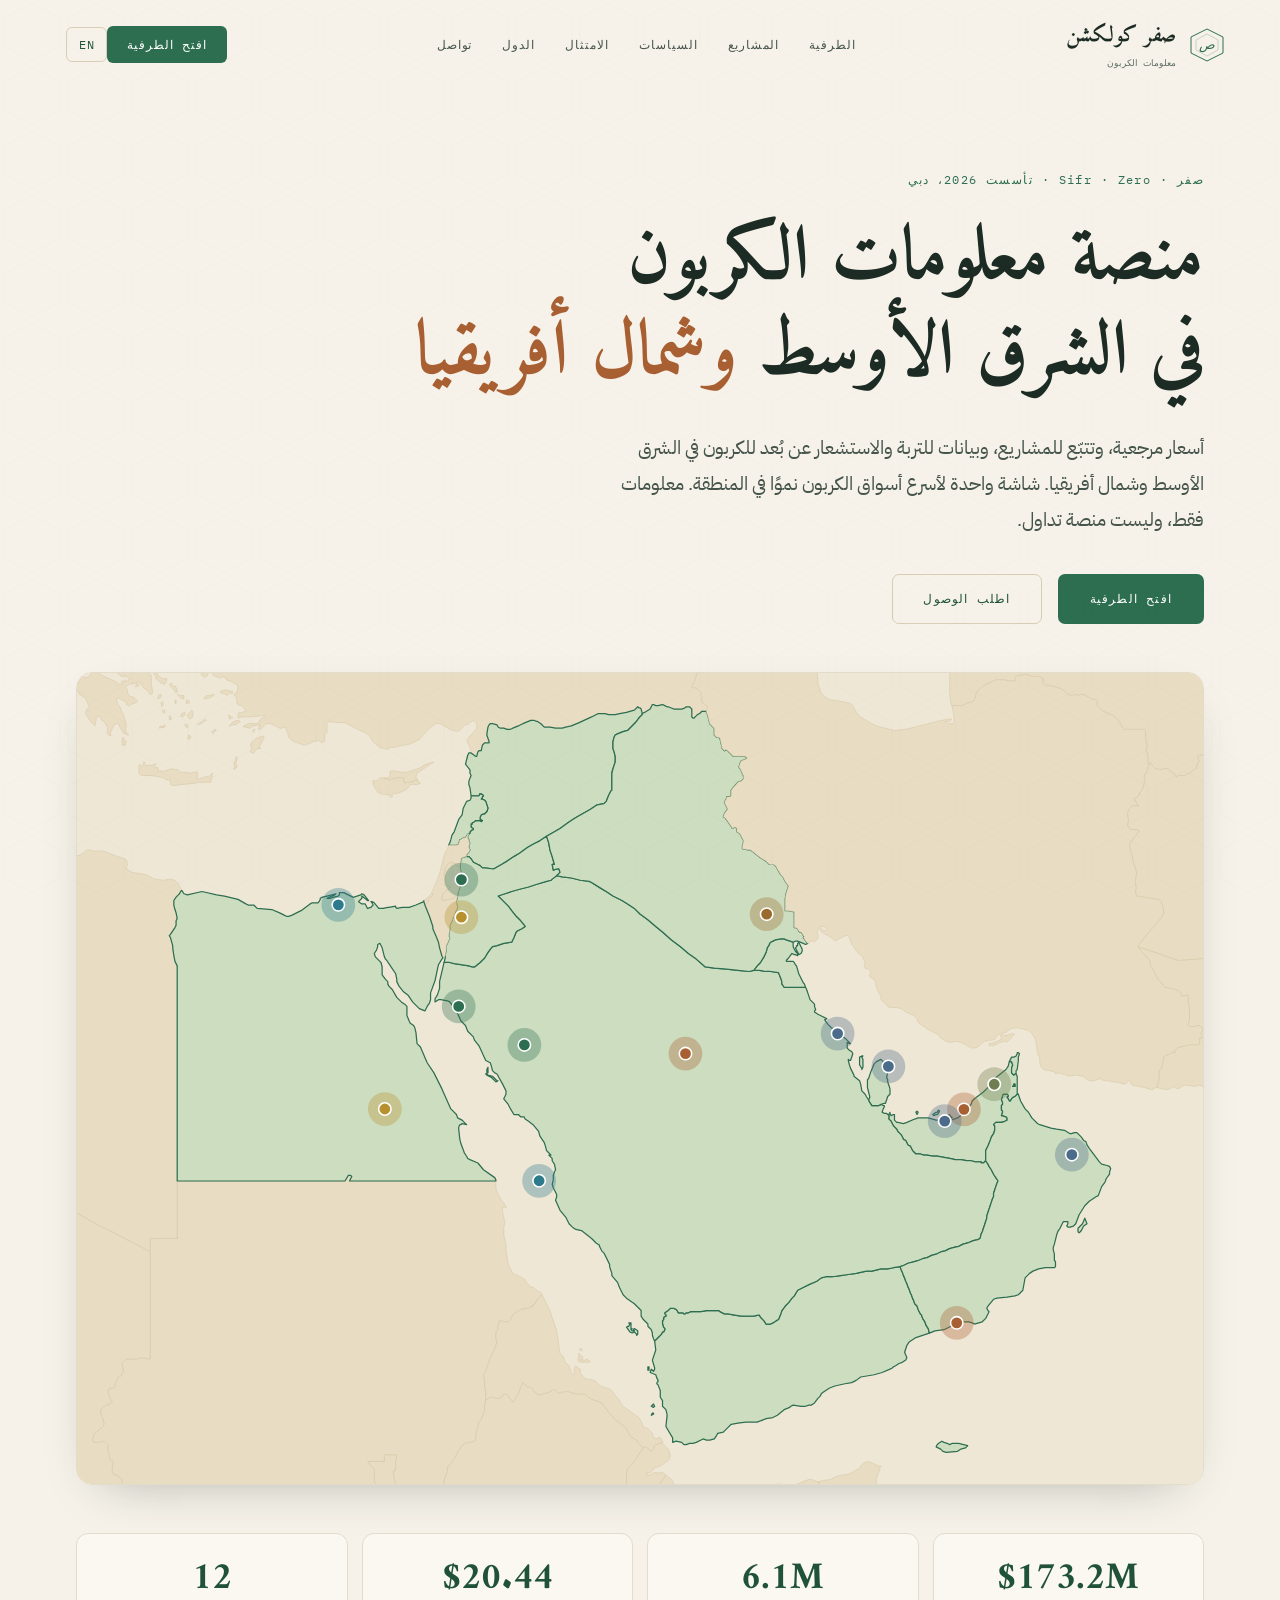
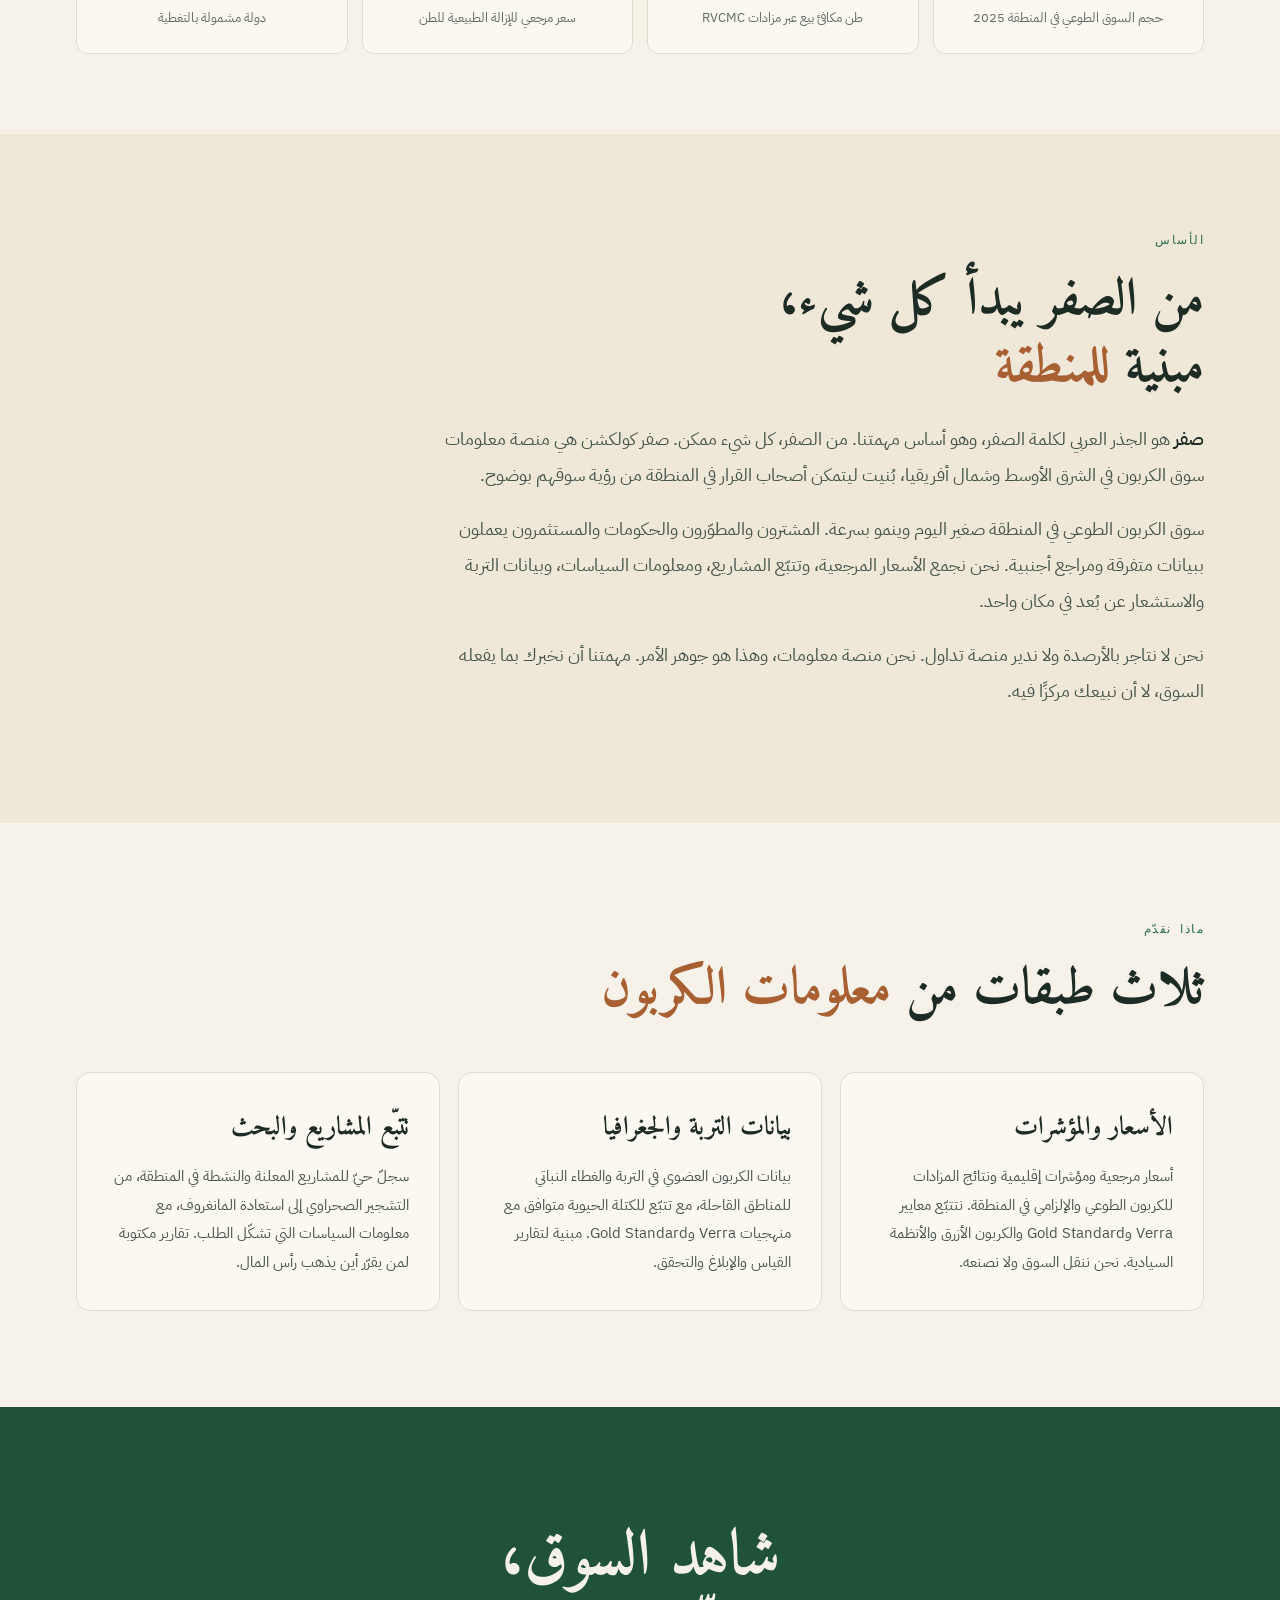
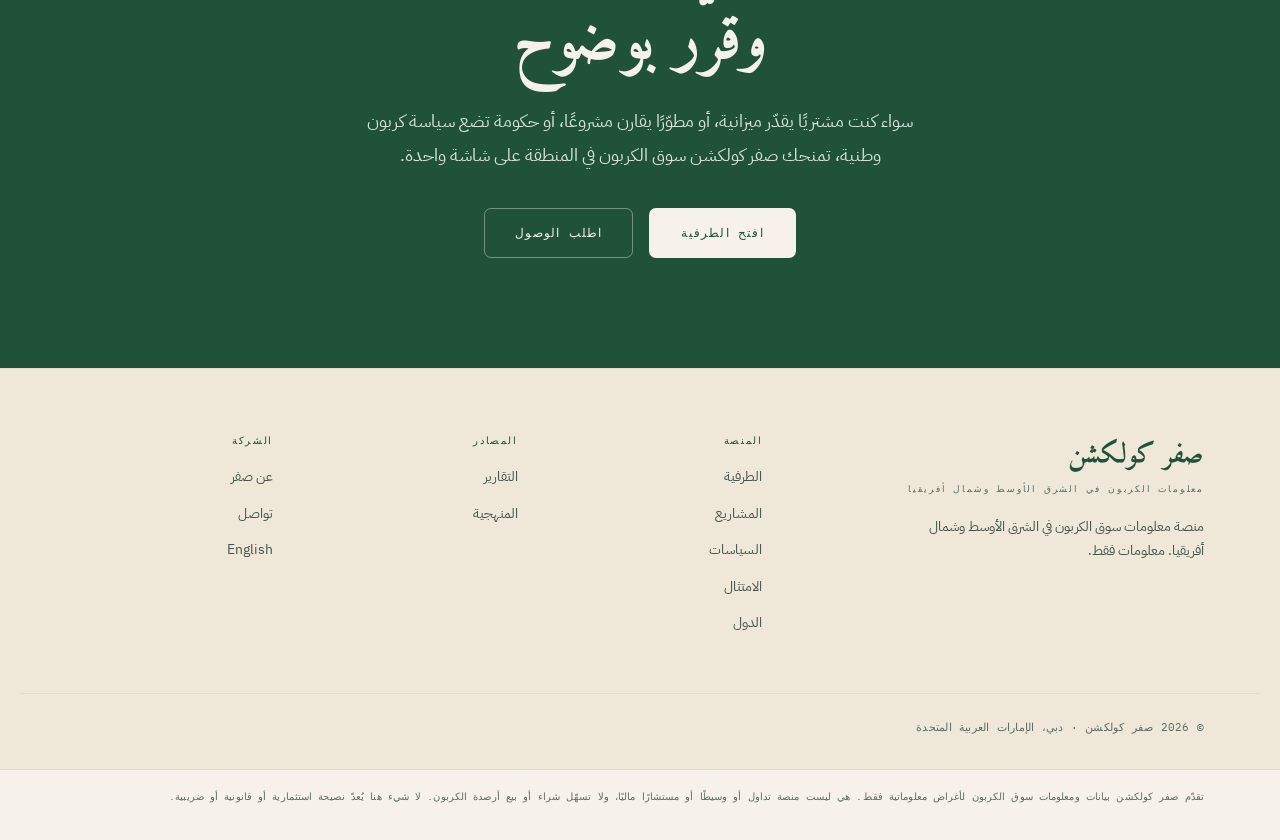
<file: index-ar.html>
<!DOCTYPE html>
<html lang="ar" dir="rtl">
<head>
<meta charset="UTF-8">
<meta name="viewport" content="width=device-width, initial-scale=1.0">
<title>صفر كولكشن | معلومات سوق الكربون في الشرق الأوسط وشمال أفريقيا</title>
<meta name="description" content="صفر كولكشن منصة معلومات سوق الكربون في الشرق الأوسط وشمال أفريقيا. أسعار مرجعية، وتتبّع للمشاريع، وبيانات للتربة والاستشعار عن بُعد. معلومات فقط، وليست منصة تداول.">
<link rel="canonical" href="https://sifrcollection.com/ar">
<link rel="alternate" hreflang="ar" href="https://sifrcollection.com/ar">
<link rel="alternate" hreflang="en" href="https://sifrcollection.com/">
<meta name="robots" content="index, follow">
<link rel="icon" type="image/svg+xml" href="favicon.svg">
<meta property="og:type" content="website">
<meta property="og:site_name" content="Sifr Collection">
<meta property="og:title" content="صفر كولكشن | معلومات سوق الكربون في الشرق الأوسط وشمال أفريقيا">
<meta property="og:description" content="منصة معلومات سوق الكربون في الشرق الأوسط وشمال أفريقيا. معلومات فقط.">
<meta property="og:url" content="https://sifrcollection.com/ar">
<meta property="og:image" content="https://sifrcollection.com/og-image.png">
<meta name="twitter:card" content="summary_large_image">
<link href="https://fonts.googleapis.com/css2?family=Amiri:ital,wght@0,400;0,700;1,400&family=IBM+Plex+Sans+Arabic:wght@300;400;500;600&family=IBM+Plex+Mono:wght@400;500&display=swap" rel="stylesheet">
<link rel="stylesheet" href="shared.css">
<style>
:root { --serif:'Amiri', Georgia, serif; --sans:'IBM Plex Sans Arabic', sans-serif; }
body { font-size:16px; }
.nav-logo-en { letter-spacing:0; }
.langtoggle { font-family:var(--mono); font-size:12px; letter-spacing:0.06em; color:var(--green-deep); text-decoration:none; border:1px solid var(--line-strong); border-radius:6px; padding:7px 12px; margin-left:10px; }
.langtoggle:hover { border-color:var(--green); color:var(--green); }
.ar-hero { padding:170px 0 80px; }
.ar-hero .eyebrow { font-family:var(--mono); font-size:12px; letter-spacing:0.12em; color:var(--green); margin-bottom:22px; }
.ar-hero h1 { font-family:var(--serif); font-size:clamp(40px,6vw,76px); font-weight:700; line-height:1.25; color:var(--text); }
.ar-hero h1 em { font-style:normal; color:var(--clay); }
.ar-hero p { font-size:19px; line-height:1.9; color:var(--sand-dim); max-width:620px; margin-top:28px; }
.ar-actions { margin-top:36px; display:flex; gap:16px; flex-wrap:wrap; }
.ar-hero-map { margin-top:48px; border:1px solid var(--line); border-radius:16px; overflow:hidden; box-shadow:0 18px 50px -28px rgba(28,43,36,0.4); }
.ar-hero-map img { width:100%; display:block; }
.ar-stats { display:grid; grid-template-columns:repeat(4,1fr); gap:14px; margin-top:48px; }
.ar-stat { background:var(--surface); border:1px solid var(--line); border-radius:12px; padding:26px 24px; text-align:center; }
.ar-stat .n { font-family:var(--serif); font-size:38px; font-weight:700; color:var(--green-deep); line-height:1; }
.ar-stat .l { font-size:13px; color:var(--mist); margin-top:10px; line-height:1.5; }
.ar-sec { padding:96px 0; }
.ar-sec.alt { background:var(--alt); }
.ar-label { font-family:var(--mono); font-size:12px; letter-spacing:0.12em; color:var(--green); margin-bottom:18px; }
.ar-title { font-family:var(--serif); font-size:clamp(32px,4.4vw,52px); font-weight:700; line-height:1.3; color:var(--text); margin-bottom:18px; }
.ar-title em { font-style:normal; color:var(--clay); }
.ar-text p { font-size:18px; line-height:2; color:var(--sand-dim); margin-bottom:18px; max-width:760px; }
.ar-text strong { color:var(--text); font-weight:600; }
.ar-svc { display:grid; grid-template-columns:repeat(3,1fr); gap:18px; margin-top:48px; }
.ar-card { background:var(--surface); border:1px solid var(--line); border-radius:14px; padding:34px 30px; }
.ar-card .ct { font-family:var(--serif); font-size:26px; font-weight:700; color:var(--text); margin-bottom:12px; }
.ar-card p { font-size:15px; line-height:1.9; color:var(--sand-dim); }
.ar-cta { padding:110px 0; text-align:center; background:var(--green-deep); color:#f6f2e9; }
.ar-cta h2 { font-family:var(--serif); font-size:clamp(34px,5vw,64px); font-weight:700; line-height:1.3; margin-bottom:20px; }
.ar-cta p { font-size:18px; color:#d6e2da; max-width:560px; margin:0 auto 36px; line-height:1.9; }
.ar-cta .btn-primary { background:#f6f2e9; color:var(--green-deep); }
.ar-cta .btn-secondary { border-color:rgba(246,242,233,0.4); color:#f6f2e9; }
@media(max-width:900px){ .ar-stats{grid-template-columns:1fr 1fr;} .ar-svc{grid-template-columns:1fr;} }
</style>
</head>
<body>
<div class="geo-pattern"></div>

<nav id="mainNav" class="scrolled">
  <a class="nav-logo" href="index-ar.html">
    <svg width="34" height="34" viewBox="0 0 34 34" fill="none">
      <polygon points="17,1 33,9 33,25 17,33 1,25 1,9" fill="none" stroke="#2e6e50" stroke-width="1"/>
      <polygon points="17,6 28,12 28,22 17,28 6,22 6,12" fill="none" stroke="rgba(46,110,80,0.4)" stroke-width="0.6"/>
      <text x="17" y="21" text-anchor="middle" font-family="Georgia" font-size="13" fill="#2e6e50" font-style="italic">ص</text>
    </svg>
    <div><div class="nav-logo-ar">صفر كولكشن</div><div class="nav-logo-en">معلومات الكربون</div></div>
  </a>
  <ul class="nav-links">
    <li><a href="dashboard.html">الطرفية</a></li>
    <li><a href="projects.html">المشاريع</a></li>
    <li><a href="policy.html">السياسات</a></li><li><a href="compliance.html">الامتثال</a></li>
    <li><a href="countries.html">الدول</a></li>
    <li><a href="index.html#contact">تواصل</a></li>
  </ul>
  <div style="display:flex;align-items:center">
    <a href="dashboard.html" class="nav-cta">افتح الطرفية</a>
    <a href="index.html" class="langtoggle">EN</a>
  </div>
</nav>

<section class="ar-hero">
  <div class="section-inner">
    <div class="eyebrow">صفر · Sifr · Zero · تأسست 2026، دبي</div>
    <h1>منصة معلومات الكربون<br>في الشرق الأوسط <em>وشمال أفريقيا</em></h1>
    <p>أسعار مرجعية، وتتبّع للمشاريع، وبيانات للتربة والاستشعار عن بُعد للكربون في الشرق الأوسط وشمال أفريقيا. شاشة واحدة لأسرع أسواق الكربون نموًا في المنطقة. معلومات فقط، وليست منصة تداول.</p>
    <div class="ar-actions">
      <a href="dashboard.html" class="btn-primary">افتح الطرفية</a>
      <a href="index.html#contact" class="btn-secondary">اطلب الوصول</a>
    </div>
    <div class="ar-hero-map"><img src="mena-map.svg" alt="خريطة مشاريع الكربون في المنطقة" loading="lazy"></div>
    <div class="ar-stats">
      <div class="ar-stat"><div class="n">$173.2M</div><div class="l">حجم السوق الطوعي في المنطقة 2025</div></div>
      <div class="ar-stat"><div class="n">6.1M</div><div class="l">طن مكافئ بيع عبر مزادات RVCMC</div></div>
      <div class="ar-stat"><div class="n">$20.44</div><div class="l">سعر مرجعي للإزالة الطبيعية للطن</div></div>
      <div class="ar-stat"><div class="n">12</div><div class="l">دولة مشمولة بالتغطية</div></div>
    </div>
  </div>
</section>

<section class="ar-sec alt">
  <div class="section-inner">
    <div class="ar-label">الأساس</div>
    <h2 class="ar-title">من الصفر يبدأ كل شيء،<br>مبنية <em>للمنطقة</em></h2>
    <div class="ar-text">
      <p><strong>صفر</strong> هو الجذر العربي لكلمة الصفر، وهو أساس مهمتنا. من الصفر، كل شيء ممكن. صفر كولكشن هي منصة معلومات سوق الكربون في الشرق الأوسط وشمال أفريقيا، بُنيت ليتمكن أصحاب القرار في المنطقة من رؤية سوقهم بوضوح.</p>
      <p>سوق الكربون الطوعي في المنطقة صغير اليوم وينمو بسرعة. المشترون والمطوّرون والحكومات والمستثمرون يعملون ببيانات متفرقة ومراجع أجنبية. نحن نجمع الأسعار المرجعية، وتتبّع المشاريع، ومعلومات السياسات، وبيانات التربة والاستشعار عن بُعد في مكان واحد.</p>
      <p>نحن لا نتاجر بالأرصدة ولا ندير منصة تداول. نحن منصة معلومات، وهذا هو جوهر الأمر. مهمتنا أن نخبرك بما يفعله السوق، لا أن نبيعك مركزًا فيه.</p>
    </div>
  </div>
</section>

<section class="ar-sec">
  <div class="section-inner">
    <div class="ar-label">ماذا نقدّم</div>
    <h2 class="ar-title">ثلاث طبقات من <em>معلومات الكربون</em></h2>
    <div class="ar-svc">
      <div class="ar-card"><div class="ct">الأسعار والمؤشرات</div><p>أسعار مرجعية ومؤشرات إقليمية ونتائج المزادات للكربون الطوعي والإلزامي في المنطقة. نتتبّع معايير Verra وGold Standard والكربون الأزرق والأنظمة السيادية. نحن ننقل السوق ولا نصنعه.</p></div>
      <div class="ar-card"><div class="ct">بيانات التربة والجغرافيا</div><p>بيانات الكربون العضوي في التربة والغطاء النباتي للمناطق القاحلة، مع تتبّع للكتلة الحيوية متوافق مع منهجيات Verra وGold Standard. مبنية لتقارير القياس والإبلاغ والتحقق.</p></div>
      <div class="ar-card"><div class="ct">تتبّع المشاريع والبحث</div><p>سجلّ حيّ للمشاريع المعلنة والنشطة في المنطقة، من التشجير الصحراوي إلى استعادة المانغروف، مع معلومات السياسات التي تشكّل الطلب. تقارير مكتوبة لمن يقرّر أين يذهب رأس المال.</p></div>
    </div>
  </div>
</section>

<section class="ar-cta">
  <div class="section-inner">
    <h2>شاهد السوق،<br>وقرّر <em>بوضوح</em></h2>
    <p>سواء كنت مشتريًا يقدّر ميزانية، أو مطوّرًا يقارن مشروعًا، أو حكومة تضع سياسة كربون وطنية، تمنحك صفر كولكشن سوق الكربون في المنطقة على شاشة واحدة.</p>
    <div style="display:flex;gap:16px;justify-content:center;flex-wrap:wrap">
      <a href="dashboard.html" class="btn-primary">افتح الطرفية</a>
      <a href="index.html#contact" class="btn-secondary">اطلب الوصول</a>
    </div>
  </div>
</section>

<footer>
  <div class="footer-grid">
    <div>
      <div class="footer-logo-text">صفر كولكشن</div>
      <div class="footer-tagline">معلومات الكربون في الشرق الأوسط وشمال أفريقيا</div>
      <p class="footer-desc">منصة معلومات سوق الكربون في الشرق الأوسط وشمال أفريقيا. معلومات فقط.</p>
    </div>
    <div><div class="footer-col-title">المنصة</div><ul class="footer-links">
      <li><a href="dashboard.html">الطرفية</a></li><li><a href="projects.html">المشاريع</a></li>
      <li><a href="policy.html">السياسات</a></li><li><a href="compliance.html">الامتثال</a></li><li><a href="countries.html">الدول</a></li>
    </ul></div>
    <div><div class="footer-col-title">المصادر</div><ul class="footer-links">
      <li><a href="research.html">التقارير</a></li><li><a href="methodology.html">المنهجية</a></li>
    </ul></div>
    <div><div class="footer-col-title">الشركة</div><ul class="footer-links">
      <li><a href="about.html">عن صفر</a></li><li><a href="index.html#contact">تواصل</a></li>
      <li><a href="index.html">English</a></li>
    </ul></div>
  </div>
  <div class="footer-bottom"><div class="footer-copy">© 2026 صفر كولكشن · دبي، الإمارات العربية المتحدة</div></div>
</footer>
<div class="disclaimer-strip"><div class="disclaimer-inner">تقدّم صفر كولكشن بيانات ومعلومات سوق الكربون لأغراض معلوماتية فقط. هي ليست منصة تداول أو وسيطًا أو مستشارًا ماليًا، ولا تسهّل شراء أو بيع أرصدة الكربون. لا شيء هنا يُعدّ نصيحة استثمارية أو قانونية أو ضريبية.</div></div>

<script>
const nav=document.getElementById('mainNav'); addEventListener('scroll',()=>nav.classList.toggle('scrolled',scrollY>40),{passive:true});
</script>
</body>
</html>
</file>
<file: shared.css>
/* ── SIFR COLLECTION — SHARED STYLES (Light / Airy system) ── */
@import url('https://fonts.googleapis.com/css2?family=Cormorant+Garamond:ital,wght@0,400;0,500;0,600;1,400;1,500&family=Instrument+Sans:wght@400;500;600&family=IBM+Plex+Mono:wght@400;500&display=swap');

:root {
  /* Surfaces */
  --paper: #f6f2e9;        /* page background (warm ivory) */
  --surface: #fbf8f1;      /* cards / panels */
  --alt: #efe7d7;          /* alternating section bands */
  /* Legacy aliases kept so existing component CSS still resolves */
  --ink: #f6f2e9;          /* was dark bg; now = paper */
  --midnight: #efe7d7;     /* was dark section; now = alt band */
  --stone: #ece4d3;
  --slate: #d8cdb5;        /* now a light border tone */

  /* Text */
  --text: #1c2b24;         /* primary ink */
  --sand: #1c2b24;         /* legacy: primary text */
  --sand-dim: #46554c;     /* legacy: secondary body text */
  --mist: #5e6d64;         /* legacy: muted captions */

  /* Accents */
  --green: #2e6e50;
  --green-deep: #1f5238;
  --verdigris: #2e6e50;        /* legacy alias */
  --verdigris-bright: #2e6e50; /* legacy alias */
  --clay: #a85f32;
  --copper: #a85f32;
  --gold: #9a7b3e;
  --up: #2e6e50;
  --dn: #a8472e;

  /* Lines */
  --line: #e4dcca;
  --line-strong: #d8cdb5;

  --serif: 'Cormorant Garamond', Georgia, serif;
  --sans: 'Instrument Sans', system-ui, sans-serif;
  --mono: 'IBM Plex Mono', monospace;
}

*, *::before, *::after { margin:0; padding:0; box-sizing:border-box; }
html { scroll-behavior: smooth; }
body { background: var(--paper); color: var(--text); font-family: var(--sans); font-size: 17px; line-height: 1.65; overflow-x: hidden; -webkit-font-smoothing: antialiased; }

@media (prefers-reduced-motion: reduce) {
  *, *::before, *::after { animation-duration:0.001ms !important; animation-iteration-count:1 !important; transition-duration:0.001ms !important; scroll-behavior:auto !important; }
  .reveal { opacity:1 !important; transform:none !important; }
}
:focus-visible { outline: 2px solid var(--green); outline-offset: 3px; }

/* Decorative geo texture: very subtle on light */
.geo-pattern { position:fixed; inset:0; opacity:0.025; pointer-events:none; z-index:0; background-image:url("data:image/svg+xml,%3Csvg width='64' height='64' viewBox='0 0 64 64' xmlns='http://www.w3.org/2000/svg'%3E%3Cg fill='none' stroke='%231c2b24' stroke-width='0.5'%3E%3Cpolygon points='32,3 60,18 60,46 32,61 4,46 4,18'/%3E%3C/g%3E%3C/svg%3E"); }

/* ── NAV ── */
nav { position:fixed; top:0; left:0; right:0; z-index:100; display:flex; align-items:center; justify-content:space-between; padding:18px 56px; transition:background 0.3s, padding 0.3s, box-shadow 0.3s; }
nav.scrolled { background:rgba(246,242,233,0.9); backdrop-filter:blur(14px); padding:12px 56px; border-bottom:1px solid var(--line); }
.nav-logo { display:flex; align-items:center; gap:14px; text-decoration:none; }
.nav-logo-ar { font-family:var(--serif); font-size:22px; font-weight:600; color:var(--text); letter-spacing:0.01em; }
.nav-logo-en { font-family:var(--mono); font-size:9px; letter-spacing:0.22em; color:var(--mist); text-transform:uppercase; margin-top:2px; }
.nav-links { display:flex; gap:30px; list-style:none; }
.nav-links a { font-family:var(--mono); font-size:12px; letter-spacing:0.08em; color:var(--sand-dim); text-decoration:none; transition:color 0.2s; position:relative; }
.nav-links a::after { content:''; position:absolute; bottom:-4px; left:0; right:100%; height:1.5px; background:var(--green); transition:right 0.3s ease; }
.nav-links a:hover { color:var(--green-deep); }
.nav-links a:hover::after, .nav-links a.active::after { right:0; }
.nav-links a.active { color:var(--green-deep); }
.nav-cta { font-family:var(--mono); font-size:12px; letter-spacing:0.08em; color:#fff; background:var(--green); text-decoration:none; padding:9px 20px; border-radius:6px; transition:background 0.2s; }
.nav-cta:hover { background:var(--green-deep); }

/* ── SECTIONS ── */
.section-inner { max-width:1240px; margin:0 auto; padding:0 56px; }
.section-label { font-family:var(--mono); font-size:11px; letter-spacing:0.22em; text-transform:uppercase; color:var(--green); display:flex; align-items:center; gap:12px; margin-bottom:22px; font-weight:500; }
.section-label::before { content:''; display:block; width:28px; height:2px; background:var(--green); }
.section-title { font-family:var(--serif); font-size:clamp(34px,4.2vw,58px); font-weight:500; line-height:1.05; letter-spacing:-0.005em; color:var(--text); }
.section-title em { font-style:italic; color:var(--clay); }

/* ── BUTTONS ── */
.btn-primary { font-family:var(--mono); font-size:12px; letter-spacing:0.1em; text-transform:uppercase; color:#fff; background:var(--green); border:none; padding:15px 32px; border-radius:7px; cursor:pointer; transition:background 0.25s, transform 0.15s; text-decoration:none; display:inline-block; font-weight:500; }
.btn-primary:hover { background:var(--green-deep); transform:translateY(-1px); }
.btn-secondary { font-family:var(--mono); font-size:12px; letter-spacing:0.1em; text-transform:uppercase; color:var(--green-deep); background:transparent; border:1.5px solid var(--line-strong); padding:14px 30px; border-radius:7px; cursor:pointer; transition:all 0.25s; text-decoration:none; display:inline-block; font-weight:500; }
.btn-secondary:hover { border-color:var(--green); background:rgba(46,110,80,0.05); }

/* ── REVEAL ── */
.reveal { opacity:0; transform:translateY(24px); transition:opacity 0.7s ease, transform 0.7s ease; }
.reveal.visible { opacity:1; transform:translateY(0); }
.reveal-delay-1 { transition-delay:0.08s; }
.reveal-delay-2 { transition-delay:0.16s; }
.reveal-delay-3 { transition-delay:0.24s; }
.reveal-delay-4 { transition-delay:0.32s; }

/* ── FOOTER ── */
footer { background:var(--alt); border-top:1px solid var(--line); padding:64px 0 32px; }
.footer-grid { max-width:1240px; margin:0 auto; padding:0 56px; display:grid; grid-template-columns:2fr 1fr 1fr 1fr; gap:48px; margin-bottom:48px; }
.footer-logo-text { font-family:var(--serif); font-size:28px; font-weight:600; color:var(--green-deep); margin-bottom:3px; }
.footer-tagline { font-family:var(--mono); font-size:9px; letter-spacing:0.2em; color:var(--mist); text-transform:uppercase; margin-bottom:18px; }
.footer-desc { font-size:14px; color:var(--sand-dim); line-height:1.7; max-width:300px; }
.footer-col-title { font-family:var(--mono); font-size:10px; letter-spacing:0.16em; color:var(--green-deep); text-transform:uppercase; margin-bottom:14px; font-weight:500; }
.footer-links { list-style:none; }
.footer-links li { margin-bottom:10px; }
.footer-links a { font-size:14px; color:var(--sand-dim); text-decoration:none; transition:color 0.2s; }
.footer-links a:hover { color:var(--green-deep); }
.footer-bottom { max-width:1240px; margin:0 auto; padding:24px 56px 0; border-top:1px solid var(--line); display:flex; justify-content:space-between; align-items:center; gap:16px; }
.footer-copy { font-family:var(--mono); font-size:11px; color:var(--mist); letter-spacing:0.02em; }
.footer-cert { display:flex; gap:10px; align-items:center; flex-wrap:wrap; }
.cert-badge { font-family:var(--mono); font-size:9px; letter-spacing:0.08em; color:var(--green-deep); border:1px solid var(--line-strong); padding:4px 9px; border-radius:4px; text-transform:uppercase; background:var(--surface); }

/* ── Legal / disclaimer ── */
.disclaimer-strip { background:var(--paper); border-top:1px solid var(--line); }
.disclaimer-inner { max-width:1240px; margin:0 auto; padding:18px 56px; font-family:var(--mono); font-size:10px; line-height:1.7; letter-spacing:0.01em; color:var(--mist); }
.source-note { font-family:var(--mono); font-size:11px; letter-spacing:0.02em; color:var(--mist); }

/* ── Scrollbar ── */
::-webkit-scrollbar { width:10px; }
::-webkit-scrollbar-track { background:var(--alt); }
::-webkit-scrollbar-thumb { background:var(--line-strong); border-radius:5px; }
::-webkit-scrollbar-thumb:hover { background:var(--mist); }

/* ── Shared page components (policy, countries, research) ── */
.page-hero2 { padding:150px 0 56px; background:var(--alt); border-bottom:1px solid var(--line); }
.page-hero2 .eyebrow { font-family:var(--mono); font-size:11px; letter-spacing:0.2em; color:var(--green); text-transform:uppercase; margin-bottom:18px; display:flex; align-items:center; gap:12px; font-weight:500; }
.page-hero2 .eyebrow::before { content:''; display:block; width:28px; height:2px; background:var(--green); }
.page-hero2 h1 { font-family:var(--serif); font-size:clamp(40px,5.2vw,68px); font-weight:500; line-height:1.02; color:var(--text); margin-bottom:18px; }
.page-hero2 h1 em { font-style:italic; color:var(--clay); }
.page-hero2 p { font-size:17px; color:var(--sand-dim); max-width:600px; line-height:1.7; }
.page-body { padding:64px 0 96px; }
.sifr-grid { display:grid; grid-template-columns:repeat(3,1fr); gap:18px; }
.sifr-card { background:var(--surface); border:1px solid var(--line); border-radius:14px; padding:28px 26px; cursor:pointer; transition:transform 0.25s, box-shadow 0.25s; }
.sifr-card:hover { transform:translateY(-3px); box-shadow:0 18px 38px -24px rgba(28,43,36,0.4); }
.sc-tag { font-family:var(--mono); font-size:9px; letter-spacing:0.1em; text-transform:uppercase; padding:4px 9px; border-radius:5px; background:rgba(46,110,80,0.1); color:var(--green-deep); border:1px solid rgba(46,110,80,0.2); display:inline-block; }
.sc-tag.amber { background:rgba(168,95,50,0.1); color:var(--clay); border-color:rgba(168,95,50,0.25); }
.sc-flag { font-size:30px; line-height:1; margin:14px 0 8px; }
.sc-title { font-family:var(--serif); font-size:24px; font-weight:600; color:var(--text); line-height:1.18; margin-top:12px; }
.sc-sub { font-family:var(--mono); font-size:10px; letter-spacing:0.06em; color:var(--mist); text-transform:uppercase; margin-top:6px; }
.sc-desc { font-size:14px; color:var(--sand-dim); line-height:1.65; margin-top:12px; }
.sc-foot { margin-top:18px; font-family:var(--mono); font-size:11px; letter-spacing:0.08em; text-transform:uppercase; color:var(--green); }
.sc-stat { display:flex; gap:18px; margin-top:14px; }
.sc-stat div span { display:block; }
.sc-stat .n { font-family:var(--serif); font-size:24px; font-weight:600; color:var(--green-deep); }
.sc-stat .l { font-family:var(--mono); font-size:9px; letter-spacing:0.06em; color:var(--mist); text-transform:uppercase; margin-top:2px; }

.sifr-backdrop { position:fixed; inset:0; background:rgba(28,43,36,0.4); backdrop-filter:blur(2px); z-index:500; opacity:0; pointer-events:none; transition:opacity 0.2s; }
.sifr-backdrop.open { opacity:1; pointer-events:auto; }
.sifr-modal { position:fixed; top:50%; left:50%; transform:translate(-50%,-48%); width:min(580px,92vw); max-height:88vh; overflow-y:auto; background:var(--surface); border:1px solid var(--line-strong); border-radius:16px; box-shadow:0 40px 80px -30px rgba(28,43,36,0.45); z-index:501; opacity:0; pointer-events:none; transition:opacity 0.2s, transform 0.2s; }
.sifr-modal.open { opacity:1; pointer-events:auto; transform:translate(-50%,-50%); }
.sm-head { padding:26px 28px; border-bottom:1px solid var(--line); display:flex; justify-content:space-between; align-items:flex-start; gap:16px; }
.sm-eyebrow { font-family:var(--mono); font-size:10px; letter-spacing:0.12em; text-transform:uppercase; color:var(--green); margin-bottom:10px; }
.sm-title { font-family:var(--serif); font-size:30px; font-weight:600; line-height:1.08; color:var(--text); }
.sm-close { width:34px; height:34px; border-radius:9px; border:1px solid var(--line-strong); background:var(--paper); color:var(--mist); font-size:20px; cursor:pointer; flex-shrink:0; line-height:1; }
.sm-close:hover { color:var(--dn); border-color:var(--dn); }
.sm-body { padding:24px 28px; }
.sm-desc { font-size:15px; line-height:1.7; color:var(--sand-dim); margin-bottom:22px; }
.sm-row { display:flex; justify-content:space-between; padding:11px 0; border-bottom:1px solid var(--line); font-size:13px; gap:16px; }
.sm-row:last-child { border-bottom:none; }
.sm-row .k { color:var(--mist); font-family:var(--mono); font-size:11px; letter-spacing:0.04em; text-transform:uppercase; flex-shrink:0; }
.sm-row .v { color:var(--text); font-weight:500; text-align:right; }
.sm-block-label { font-family:var(--mono); font-size:10px; letter-spacing:0.08em; text-transform:uppercase; color:var(--mist); margin:20px 0 8px; }
.sm-chip { display:inline-block; font-family:var(--mono); font-size:10px; color:var(--green-deep); background:rgba(46,110,80,0.08); border:1px solid rgba(46,110,80,0.18); border-radius:5px; padding:5px 9px; margin:0 6px 6px 0; }
.sm-proj { display:block; padding:10px 0; border-bottom:1px solid var(--line); text-decoration:none; color:var(--text); font-size:13px; }
.sm-proj:last-child { border-bottom:none; }
.sm-proj .pt { color:var(--mist); font-family:var(--mono); font-size:10px; }
.sm-cta { margin-top:22px; display:flex; gap:12px; flex-wrap:wrap; }

/* FAQ (AEO) */
.faq-section { padding:90px 0; background:var(--alt); }
.faq-item { border-bottom:1px solid var(--line); padding:24px 0; }
.faq-q { font-family:var(--serif); font-size:21px; font-weight:600; color:var(--text); margin-bottom:10px; }
.faq-a { font-size:15px; line-height:1.7; color:var(--sand-dim); }

@media (max-width:900px){ .sifr-grid{ grid-template-columns:1fr 1fr; } }
@media (max-width:600px){ .sifr-grid{ grid-template-columns:1fr; } }

/* ── Responsive ── */
@media (max-width: 1024px) {
  .section-inner { padding:0 32px; }
  nav, nav.scrolled { padding:14px 32px; }
  .footer-grid, .footer-bottom, .disclaimer-inner { padding-left:32px; padding-right:32px; }
  /* Tablet: keep all links visible without colliding with the CTA */
  .nav-links { gap:16px; }
  .nav-links a { font-size:11px; letter-spacing:0.04em; white-space:nowrap; }
  .nav-logo-ar { white-space:nowrap; }
  .nav-logo-en { display:none; }
  .nav-logo { margin-right:20px; }
  .nav-cta { white-space:nowrap; }
}
@media (min-width: 761px) and (max-width: 960px) {
  /* "Terminal" is already in the links; drop the duplicate CTA so nothing collides */
  .nav-cta { display:none; }
}
@media (max-width: 760px) {
  body { font-size:16px; }
  /* Compact mobile nav (CSS grid): logo + CTA on top, the links
     underneath, wrapping onto a second line so none are cut off. */
  nav, nav.scrolled {
    display:grid; grid-template-columns:1fr auto;
    grid-template-areas:"logo cta" "links links";
    align-items:center; column-gap:10px; row-gap:6px;
    padding:8px 16px;
    background:rgba(246,242,233,0.97);
    -webkit-backdrop-filter:blur(12px); backdrop-filter:blur(12px);
    border-bottom:1px solid var(--line);
  }
  .nav-logo { grid-area:logo; gap:10px; min-width:0; }
  .nav-logo-ar { font-size:18px; white-space:nowrap; }
  .nav-logo-en { display:none; }
  nav > div { grid-area:cta; justify-self:end; flex-wrap:nowrap; }
  .nav-links {
    grid-area:links;
    display:flex; flex-wrap:wrap; gap:6px 16px;
    padding-top:6px; border-top:1px solid var(--line);
  }
  .nav-links a { font-size:12.5px; letter-spacing:0.04em; white-space:nowrap; flex:0 0 auto; padding:1px 0; }
  .nav-links a::after { display:none; }
  .nav-cta { padding:8px 13px; }
  .section-inner { padding:0 20px; }
  .section-title { font-size:clamp(30px,8.4vw,44px); }
  .page-hero2 { padding:136px 0 40px; }
  .page-hero2 p { font-size:16px; }
  .page-body { padding:44px 0 64px; }
  .faq-section { padding:60px 0; }
  .footer-grid { grid-template-columns:1fr 1fr; gap:32px; padding:0 20px; }
  .footer-bottom { flex-direction:column; align-items:flex-start; padding:24px 20px 0; }
  .disclaimer-inner { padding:16px 20px; }
}
@media (max-width: 480px) {
  .footer-grid { grid-template-columns:1fr; }
  .section-inner { padding:0 16px; }
}
@media (max-width: 400px) {
  .nav-logo-ar { font-size:16px; }
  .nav-cta { padding:7px 11px; font-size:11px; }
}
</file>
